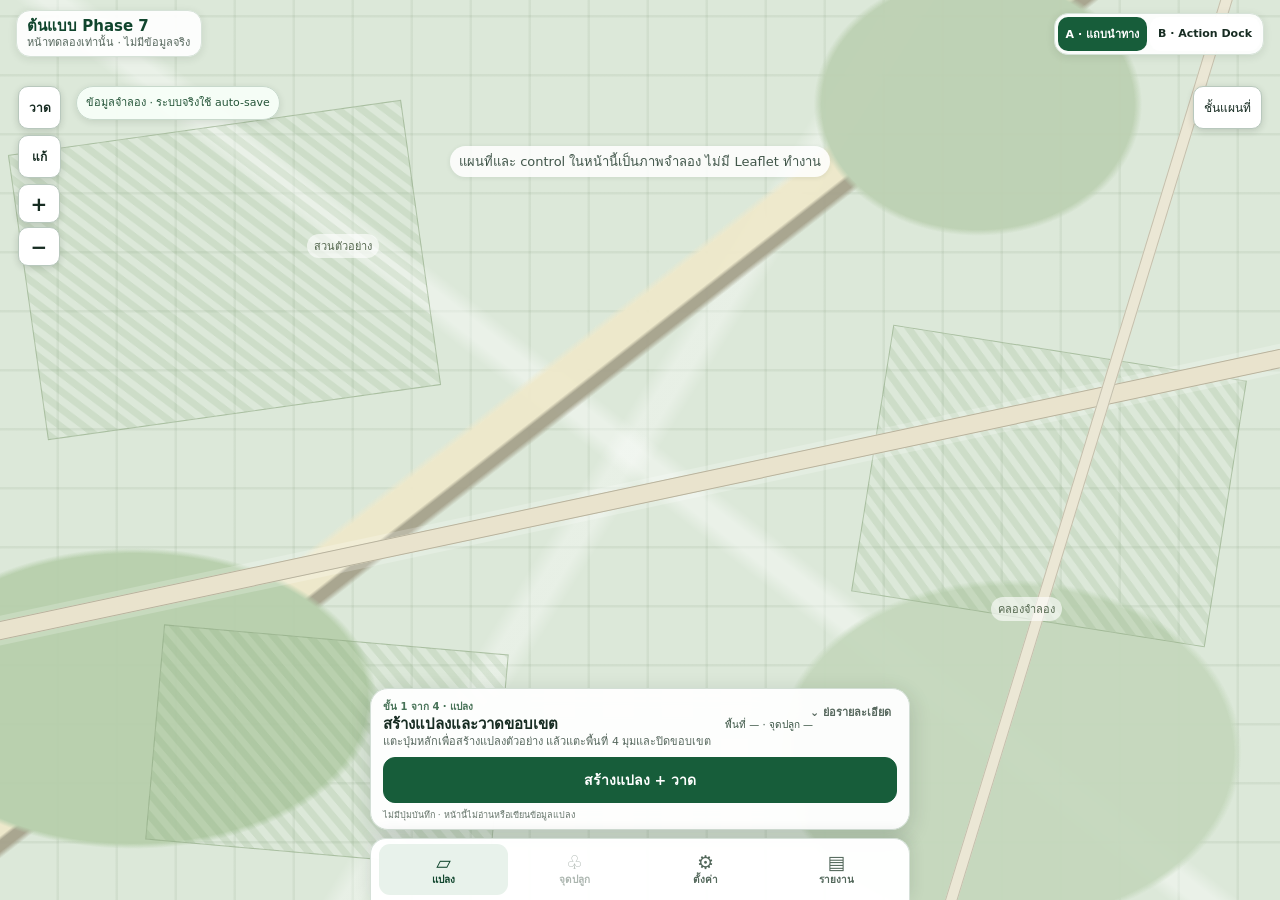
<file: prototypes/phase-7/index.html>
<!doctype html>
<html lang="th">
<head>
  <meta charset="utf-8">
  <meta name="viewport" content="width=device-width, initial-scale=1, viewport-fit=cover">
  <meta name="theme-color" content="#164a35">
  <title>Phase 7 — Prototype A/B | สวนปาล์ม</title>
  <link rel="stylesheet" href="prototype.css">
</head>
<body data-prototype-only="true">
  <main class="p7-shell" id="p7Shell" data-variant="a">
    <header class="p7-preview-header">
      <div class="p7-preview-title">
        <strong>ต้นแบบ Phase 7</strong>
        <span>หน้าทดลองเท่านั้น · ไม่มีข้อมูลจริง</span>
      </div>
      <div class="p7-variant-switch" role="group" aria-label="เลือกต้นแบบ">
        <button type="button" data-variant="a" aria-pressed="true">A · แถบนำทาง</button>
        <button type="button" data-variant="b" aria-pressed="false">B · Action Dock</button>
      </div>
    </header>

    <section class="p7-map" id="p7Map" aria-label="แผนที่จำลองสำหรับทดสอบแนวคิด ไม่ใช่แผนที่จริง">
      <div class="p7-map-art" aria-hidden="true">
        <div class="p7-field p7-field-one"></div>
        <div class="p7-field p7-field-two"></div>
        <div class="p7-field p7-field-three"></div>
        <div class="p7-access-road"></div>
        <div class="p7-field-road"></div>
        <span class="p7-place p7-place-one">สวนตัวอย่าง</span>
        <span class="p7-place p7-place-two">คลองจำลอง</span>
        <svg class="p7-boundary" viewBox="0 0 600 500" preserveAspectRatio="none" aria-hidden="true">
          <polygon points="155,150 410,118 462,327 190,365" />
        </svg>
      </div>
      <div class="p7-map-label" id="p7MapHint" aria-live="polite">แผนที่จำลอง · control เป็นภาพตัวอย่าง · แตะ 4 มุมเพื่อวาด</div>
      <div class="p7-map-controls" aria-label="ตำแหน่ง control วาด/ซูมจำลอง">
        <span class="p7-map-control">วาด</span>
        <span class="p7-map-control">แก้</span>
        <div class="p7-zoom-controls" aria-label="พื้นที่สงวนสำหรับปุ่มซูมจำลอง">
          <span>+</span>
          <span>−</span>
        </div>
      </div>
      <div class="p7-layers-control" aria-label="ตำแหน่ง control ชั้นแผนที่จำลอง">ชั้นแผนที่</div>
      <div class="p7-markers" id="p7Markers" aria-label="จุดปลูกจำลอง"></div>
    </section>

    <div class="p7-save-status" id="p7SaveStatus" role="status">ข้อมูลจำลอง · ระบบจริงใช้ auto-save</div>

    <section class="p7-context-panel" id="p7ContextPanel" aria-label="คำสั่งตามบริบท">
      <button type="button" class="p7-collapse" id="p7Collapse" aria-expanded="true" aria-controls="p7ContextDetails" title="ย่อหรือขยายรายละเอียด">⌄ <span>รายละเอียด</span></button>
      <div class="p7-context-details" id="p7ContextDetails">
        <div class="p7-context-copy">
          <span class="p7-step-label" id="p7StepLabel">ขั้น 1 จาก 4 · แปลง</span>
          <strong id="p7ContextTitle">สร้างแปลงและวาดขอบเขต</strong>
          <span id="p7ContextDescription">แตะปุ่มหลักเพื่อสร้างแปลงตัวอย่าง แล้วแตะพื้นที่ 4 มุม</span>
        </div>
        <div class="p7-context-stats" id="p7ContextStats" aria-live="polite">พื้นที่ — · จุดปลูก —</div>
        <div class="p7-review-actions" id="p7ReviewActions" hidden>
          <span class="p7-drag-hint">แตะจุดแล้วลากเพื่อย้าย</span>
          <button type="button" data-action="delete-tree">ลบจุดที่เลือก</button>
          <button type="button" data-action="undo" disabled>Undo</button>
        </div>
      </div>
      <div class="p7-primary-row">
        <button type="button" class="p7-primary-action" id="p7PrimaryAction" data-action="primary">สร้างแปลง + วาด</button>
        <button type="button" class="p7-finish-action" id="p7FinishAction" data-action="finish-boundary" hidden>ปิดขอบเขตจำลอง</button>
        <button type="button" class="p7-secondary-report" data-action="open-reports">รายงาน</button>
      </div>
      <div class="p7-report-actions" id="p7ReportActions" hidden>
        <span>ตัวอย่างรูปแบบส่งออก</span>
        <button type="button" data-action="export-csv">ส่งออก CSV ตัวอย่าง</button>
      </div>
      <div class="p7-persist-note" id="p7PersistNote">ไม่มีปุ่มบันทึก · หน้านี้ไม่อ่านหรือเขียนข้อมูลแปลง</div>
    </section>

    <nav class="p7-primary-nav" id="p7PrimaryNav" aria-label="แถบนำทางหลักของต้นแบบ A">
      <button type="button" data-destination="plot" aria-current="page"><span aria-hidden="true">▱</span><span>แปลง</span></button>
      <button type="button" data-destination="plants"><span aria-hidden="true">♧</span><span>จุดปลูก</span></button>
      <button type="button" data-destination="settings"><span aria-hidden="true">⚙</span><span>ตั้งค่า</span></button>
      <button type="button" data-destination="reports"><span aria-hidden="true">▤</span><span>รายงาน</span></button>
    </nav>

    <div class="p7-announcement" id="p7Announcement" aria-live="polite">ต้นแบบ A: หมวดเดิมถูกรวมเป็นแถบนำทางหลักชุดเดียว</div>
    <noscript><p class="p7-noscript">ต้องเปิด JavaScript เพื่อทดลองเปลี่ยนต้นแบบ</p></noscript>
  </main>
  <script src="prototype.js"></script>
</body>
</html>
</file>
<file: prototypes/phase-7/prototype.css>
* { box-sizing: border-box; }
:root {
  color-scheme: light;
  --ink: #172c22;
  --muted: #56675d;
  --green: #175d3a;
  --green-dark: #10452d;
  --line: #d5e0d8;
  --surface: #fff;
  --map-green: #dce9d9;
  --safe-bottom: env(safe-area-inset-bottom, 0px);
}
html, body { margin: 0; width: 100%; height: 100%; min-height: 100%; font-family: system-ui, "Noto Sans Thai", sans-serif; color: var(--ink); }
body { overflow: hidden; background: #e7ece5; }
button { min-height: 42px; border: 1px solid #b8c8bd; border-radius: 12px; padding: 8px 12px; background: #fff; color: var(--ink); font: inherit; font-size: 14px; font-weight: 650; cursor: pointer; touch-action: manipulation; }
button:focus-visible { outline: 3px solid #176cc0; outline-offset: 2px; }
button:disabled { opacity: .48; cursor: not-allowed; }
[hidden] { display: none !important; }
.p7-shell { position: relative; width: 100%; height: 100dvh; min-height: 0; overflow: hidden; background: #e5eee4; }
.p7-map { position: absolute; inset: 0; overflow: hidden; isolation: isolate; background: #dfe9dc; }
.p7-map-art { position: absolute; inset: 0; overflow: hidden; background-color: #dce8d9; background-image: linear-gradient(38deg, transparent 48%, #ffffff66 49%, #ffffff66 50%, transparent 51%), linear-gradient(122deg, transparent 48%, #ffffff55 49%, #ffffff55 50%, transparent 51%), repeating-linear-gradient(0deg, transparent 0 56px, #66815d19 57px 59px), repeating-linear-gradient(90deg, transparent 0 56px, #66815d18 57px 59px); }
.p7-map-art::before { content: ""; position: absolute; inset: -10%; background: radial-gradient(ellipse at 72% 18%, #bdd1b3 0 10%, transparent 10.5%), radial-gradient(ellipse at 17% 73%, #b7cfac 0 13%, transparent 13.5%), radial-gradient(ellipse at 74% 78%, #c5d8bd 0 14%, transparent 14.5%), linear-gradient(142deg, transparent 43%, #efe9cb 43.4% 45%, #a6a28c 45.2% 45.7%, transparent 46%); opacity: .94; }
.p7-field { position: absolute; border: 1px solid #91aa8699; background: repeating-linear-gradient(45deg, #6a965b22 0 7px, transparent 7px 14px); }
.p7-field-one { left: 2%; top: 14%; width: 31%; height: 32%; transform: rotate(-8deg); }
.p7-field-two { right: 4%; top: 39%; width: 28%; height: 30%; transform: rotate(9deg); }
.p7-field-three { left: 12%; bottom: 5%; width: 27%; height: 24%; transform: rotate(5deg); }
.p7-access-road { position: absolute; left: -12%; top: 53%; width: 130%; height: 19px; background: #e9e3cd; border: 1px solid #b8b39e; transform: rotate(-12deg); box-shadow: 0 0 0 5px #ffffff33; }
.p7-field-road { position: absolute; right: 15%; top: -20%; width: 12px; height: 145%; background: #ebe7d5; border-inline: 1px solid #c4c0ad; transform: rotate(17deg); }
.p7-place { position: absolute; font-size: 11px; color: #52654c; background: #ffffff9c; padding: 3px 7px; border-radius: 999px; }
.p7-place-one { left: 24%; top: 26%; }
.p7-place-two { right: 17%; bottom: 31%; }
.p7-boundary { position: absolute; inset: 0; width: 100%; height: 100%; pointer-events: none; opacity: 0; transition: opacity .18s; }
.has-boundary .p7-boundary { opacity: 1; }
.p7-boundary polygon { fill: #e7c34430; stroke: #d59c0a; stroke-width: 6; vector-effect: non-scaling-stroke; stroke-dasharray: 10 3; }
.p7-map-label { position: absolute; left: 50%; top: 132px; transform: translateX(-50%); max-width: calc(100% - 158px); padding: 5px 9px; border-radius: 999px; background: #ffffffd9; color: #41564a; text-align: center; font-size: 11px; box-shadow: 0 1px 5px #203b2818; pointer-events: none; }
.p7-preview-header { position: absolute; z-index: 20; inset: max(10px, env(safe-area-inset-top)) 10px auto 10px; display: flex; align-items: center; justify-content: space-between; gap: 8px; pointer-events: none; }
.p7-preview-title, .p7-variant-switch { pointer-events: auto; }
.p7-preview-title { display: grid; gap: 1px; padding: 7px 10px; border: 1px solid #d6e2d8; border-radius: 14px; background: #ffffffed; box-shadow: 0 2px 8px #182c201b; }
.p7-preview-title strong { color: var(--green-dark); font-size: 13px; line-height: 1.15; }
.p7-preview-title span { color: var(--muted); font-size: 10px; line-height: 1.2; }
.p7-variant-switch { display: flex; gap: 3px; padding: 3px; border: 1px solid #d6e2d8; border-radius: 14px; background: #ffffffed; box-shadow: 0 2px 8px #182c201b; }
.p7-variant-switch button { min-height: 34px; padding: 5px 8px; border: 0; border-radius: 10px; font-size: 11px; white-space: nowrap; }
.p7-variant-switch button[aria-pressed="true"] { background: var(--green); color: #fff; }
.p7-map-controls { position: absolute; z-index: 5; top: 76px; left: 12px; display: flex; flex-direction: column; gap: 6px; align-items: flex-start; }
.p7-map-control, .p7-zoom-controls span { min-width: 43px; min-height: 43px; display: grid; place-items: center; border: 1px solid #b8c8bd; border-radius: 10px; background: #fff; color: var(--ink); font-size: 12px; font-weight: 650; box-shadow: 0 2px 7px #1727192a; }
.p7-zoom-controls { display: flex; flex-direction: column; gap: 4px; }
.p7-zoom-controls span { min-width: 42px; min-height: 39px; font-size: 20px; }
.p7-layers-control { position: absolute; z-index: 5; top: 76px; right: 12px; min-height: 43px; display: grid; place-items: center; padding-inline: 10px; border: 1px solid #b8c8bd; border-radius: 10px; background: #fff; color: var(--ink); box-shadow: 0 2px 7px #1727192a; font-size: 12px; }
.p7-save-status { position: absolute; z-index: 15; top: 76px; left: 64px; max-width: calc(100% - 150px); min-height: 34px; display: flex; align-items: center; padding: 5px 9px; border: 1px solid #c8d9cc; border-radius: 999px; background: #f8fff9ed; color: #245438; font-size: 10px; line-height: 1.2; box-shadow: 0 2px 7px #1727191e; }
.p7-markers { position: absolute; z-index: 3; inset: 0; pointer-events: none; }
.p7-marker { position: absolute; width: 23px; height: 23px; min-height: 23px; padding: 0; border: 2px solid white; border-radius: 50%; background: #218449; box-shadow: 0 1px 4px #1727198a; pointer-events: auto; touch-action: none; cursor: grab; }
.p7-marker:active { cursor: grabbing; }
.p7-marker[data-index="0"] { left: 36%; top: 38%; }
.p7-marker[data-index="1"] { left: 49%; top: 34%; }
.p7-marker[data-index="2"] { left: 59%; top: 48%; }
.p7-marker[data-index="3"] { left: 42%; top: 57%; }
.p7-marker.is-selected { outline: 3px solid #f59e0b; outline-offset: 2px; transform: scale(1.1); }
.p7-marker.is-moved { background: #e38912; }
.p7-context-panel, .p7-action-dock { position: absolute; z-index: 10; left: 12px; right: 12px; bottom: calc(70px + var(--safe-bottom)); display: grid; gap: 7px; padding: 10px 12px 8px; border: 1px solid #d2ded5; border-radius: 18px; background: #fffffff2; box-shadow: 0 6px 22px #15271d2a; backdrop-filter: blur(14px); }
.p7-collapse { position: absolute; right: 10px; top: 8px; min-height: 30px; padding: 3px 8px; border: 0; background: transparent; color: #56675d; font-size: 11px; }
.p7-context-details { display: grid; grid-template-columns: minmax(0, 1fr) auto; gap: 5px 8px; padding-right: 84px; }
.p7-context-copy { min-width: 0; display: grid; gap: 1px; }
.p7-step-label { color: #477257; font-size: 10px; font-weight: 700; }
.p7-context-copy strong { font-size: 15px; line-height: 1.3; overflow-wrap: anywhere; }
.p7-context-copy > span:last-child { color: var(--muted); font-size: 11px; line-height: 1.3; }
.p7-context-stats { align-self: center; max-width: 112px; color: #3b5545; font-size: 10px; line-height: 1.3; text-align: right; }
.p7-review-actions { grid-column: 1 / -1; display: flex; flex-wrap: wrap; gap: 5px; }
.p7-review-actions button { min-height: 34px; padding: 4px 8px; font-size: 11px; }
.p7-drag-hint { align-self: center; margin-right: auto; color: #52675a; font-size: 10px; }
.p7-primary-row { display: flex; gap: 6px; align-items: stretch; }
.p7-primary-action, .p7-finish-action { flex: 1 1 auto; min-height: 46px; border-color: var(--green); background: var(--green); color: #fff; font-size: 14px; }
.p7-primary-action:disabled { background: #e8eee9; color: #597061; border-color: #d4ded7; opacity: 1; }
.p7-secondary-report, .p7-finish-action { flex: 0 0 auto; }
.p7-finish-action { background: #f1f6f2; color: var(--green-dark); border-color: #a8bfae; }
.p7-secondary-report { min-width: 82px; min-height: 46px; padding-inline: 10px; }
.p7-report-actions { display: flex; align-items: center; justify-content: space-between; gap: 8px; color: #52675a; font-size: 11px; }
.p7-report-actions button { min-height: 36px; padding: 5px 9px; background: #e9f1eb; color: var(--green-dark); font-size: 11px; }
.p7-persist-note { color: #65746a; font-size: 9px; line-height: 1.25; }
.p7-primary-nav { position: absolute; z-index: 12; left: 0; right: 0; bottom: 0; min-height: calc(62px + var(--safe-bottom)); display: grid; grid-template-columns: repeat(4, 1fr); gap: 2px; padding: 5px 8px calc(5px + var(--safe-bottom)); border-top: 1px solid #d5e0d8; background: #fffffffa; box-shadow: 0 -3px 16px #182b2020; }
.p7-primary-nav button { min-width: 0; min-height: 50px; display: grid; place-items: center; align-content: center; gap: 0; padding: 3px 2px; border: 0; background: transparent; color: #52675a; font-size: 10px; }
.p7-primary-nav button span:first-child { font-size: 19px; line-height: 1.1; }
.p7-primary-nav button[aria-current="page"] { border-radius: 11px; background: #e8f2eb; color: var(--green-dark); }
.p7-announcement { position: absolute; z-index: 18; top: 124px; left: 50%; width: max-content; max-width: calc(100% - 28px); transform: translateX(-50%); padding: 5px 9px; border-radius: 999px; background: #173626dd; color: #fff; text-align: center; font-size: 10px; opacity: 0; pointer-events: none; transition: opacity .2s; }
.p7-announcement.is-visible { opacity: 1; }
.p7-noscript { position: absolute; z-index: 30; top: 50%; left: 10%; padding: 12px; background: #fff; }

/* A: existing destinations are consolidated into one primary navigation, not duplicated. */
.p7-shell[data-variant="a"] .p7-context-panel { bottom: calc(70px + var(--safe-bottom)); }
.p7-shell[data-variant="a"] .p7-action-dock { display: none; }
.p7-shell[data-variant="a"] .p7-secondary-report { display: none; }
.p7-shell[data-variant="b"] .p7-primary-nav { display: none; }
.p7-shell[data-variant="b"] .p7-context-panel { display: none; }
/* B: dock occupies the lower safe-area; all map controls remain in the upper map corners. */
.p7-shell[data-variant="b"] .p7-action-dock { bottom: calc(12px + var(--safe-bottom)); left: 10px; right: 10px; }
.p7-shell[data-variant="b"] .p7-action-dock .p7-context-details { padding-right: 84px; }
.p7-shell.is-collapsed .p7-context-details,
.p7-shell.is-collapsed .p7-action-dock .p7-context-details { display: none; }
.p7-shell.is-collapsed .p7-primary-action,
.p7-shell.is-collapsed .p7-save-status,
.p7-shell.is-collapsed .p7-primary-nav { visibility: visible; }

@media (min-width: 721px) {
  .p7-preview-header { inset-inline: 16px; }
  .p7-preview-title strong { font-size: 15px; }
  .p7-preview-title span { font-size: 11px; }
  .p7-map-controls { top: 86px; left: 18px; }
  .p7-layers-control { top: 86px; right: 18px; }
  .p7-save-status { top: 86px; left: 76px; font-size: 11px; }
  .p7-map-label { top: 146px; max-width: calc(100% - 180px); font-size: 13px; }
  .p7-context-panel, .p7-action-dock { left: 50%; right: auto; width: min(540px, calc(100% - 40px)); transform: translateX(-50%); }
  .p7-primary-nav { left: 50%; right: auto; width: min(540px, 100%); transform: translateX(-50%); border: 1px solid #d5e0d8; border-bottom: 0; border-radius: 16px 16px 0 0; }
  .p7-shell[data-variant="b"] .p7-action-dock { left: 50%; right: auto; width: min(520px, calc(100% - 40px)); transform: translateX(-50%); }
}
@media (max-width: 380px) {
  .p7-preview-header { inset-inline: 6px; gap: 4px; }
  .p7-preview-title { padding: 6px 7px; }
  .p7-preview-title strong { font-size: 11px; }
  .p7-preview-title span { max-width: 94px; font-size: 8px; }
  .p7-variant-switch { gap: 1px; padding: 2px; }
  .p7-variant-switch button { min-height: 32px; padding: 4px 5px; font-size: 9px; }
  .p7-map-controls { left: 7px; top: 72px; }
  .p7-layers-control { right: 7px; top: 72px; min-height: 39px; padding-inline: 7px; font-size: 10px; }
  .p7-save-status { left: 56px; top: 72px; max-width: calc(100% - 132px); min-height: 30px; padding-inline: 6px; font-size: 8px; }
  .p7-map-label { top: 124px; max-width: calc(100% - 128px); padding: 4px 6px; font-size: 9px; }
  .p7-context-panel, .p7-action-dock { left: 6px; right: 6px; gap: 5px; padding: 8px 8px 6px; }
  .p7-context-panel { bottom: calc(66px + var(--safe-bottom)); }
  .p7-shell[data-variant="b"] .p7-action-dock { bottom: calc(7px + var(--safe-bottom)); }
  .p7-context-details { gap: 3px 5px; padding-right: 65px; }
  .p7-context-copy strong { font-size: 13px; }
  .p7-context-copy > span:last-child { font-size: 10px; }
  .p7-context-stats { max-width: 82px; font-size: 9px; }
  .p7-collapse { right: 6px; top: 5px; min-height: 28px; padding-inline: 4px; font-size: 9px; }
  .p7-primary-action, .p7-finish-action, .p7-secondary-report { min-height: 42px; font-size: 12px; }
  .p7-secondary-report { min-width: 70px; }
  .p7-persist-note { font-size: 8px; }
  .p7-primary-nav { padding-inline: 4px; }
  .p7-primary-nav button { font-size: 9px; }
  .p7-announcement { top: 116px; font-size: 9px; }
}
@media (orientation: landscape) and (max-height: 600px) {
  .p7-preview-header { inset-block-start: max(5px, env(safe-area-inset-top)); }
  .p7-context-panel { left: auto; right: 8px; bottom: calc(62px + var(--safe-bottom)); width: min(360px, 48vw); padding: 7px 8px 5px; transform: none; }
  .p7-primary-nav { min-height: calc(56px + var(--safe-bottom)); }
  .p7-primary-nav button { min-height: 42px; }
  .p7-shell[data-variant="b"] .p7-action-dock { left: auto; right: 8px; bottom: calc(7px + var(--safe-bottom)); width: min(350px, 46vw); padding: 7px 8px 5px; transform: none; }
  .p7-shell[data-variant="b"] .p7-context-details { gap: 3px; }
  .p7-map-label { top: 125px; }
}
@media (prefers-reduced-motion: reduce) { *, *::before, *::after { transition-duration: .01ms !important; animation-duration: .01ms !important; scroll-behavior: auto !important; } }
</file>
